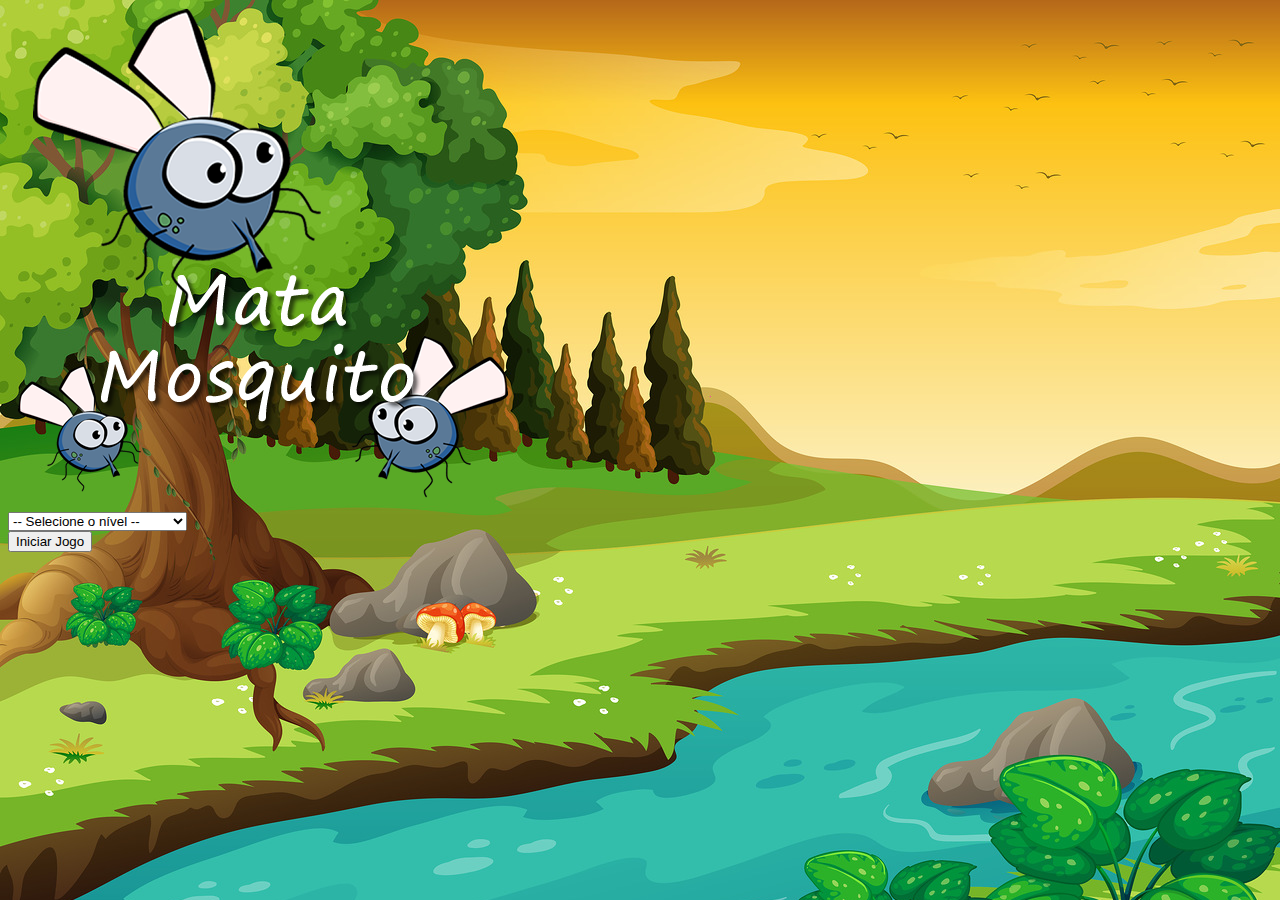
<file: index.html>
<!DOCTYPE html>
<html>
<head>
	<meta charset="utf-8">
	<meta name="viewport" content="width=device-width, initial-scale=1">
	<title>Mosquito killer game</title>

	<link href="https://cdn.jsdelivr.net/npm/bootstrap@5.2.0/dist/css/bootstrap.min.css" rel="stylesheet" integrity="sha384-gH2yIJqKdNHPEq0n4Mqa/HGKIhSkIHeL5AyhkYV8i59U5AR6csBvApHHNl/vI1Bx" crossorigin="anonymous">

	<link rel="stylesheet" href="estilo.css">

	<script>
		function iniciarJogo() {

			var nivel = document.getElementById('nivel').value

			if(nivel === ''){
				alert('Selecione um nível para iniciar o jogo')
				return false
			}

			window.location.href = "app2.html?" + nivel

		}
	</script>
</head>
<body>

	<div class="container">
		<div class="row">
			<div class="col">
				<div class="d-flex justify-content-center">
				<img src="imagens/game.png">
				</div>
			</div>
		</div>

		<div class="row">
			<div class="col">
				<div class="d-flex justify-content-center">
					<div class="mb-2">
					<select class="form-control" id="nivel">
						<option value="">-- Selecione o nível --</option>
						<option value="normal">-- Normal --</option>
						<option value="dificil">-- Difícil --</option>
						<option value="mulesta">-- Mulesta dos cachorro! --</option>
					</select>
					</div>
				</div>
			</div>
		</div>

		<div class="row">
			<div class="col">
				<div class="d-flex justify-content-center">
				<button type="button" class="btn btn-danger btn-lg" onclick="iniciarJogo()">Iniciar Jogo</button>
				</div>
			</div>
		</div>
	</div>

</body>
</html>
</file>
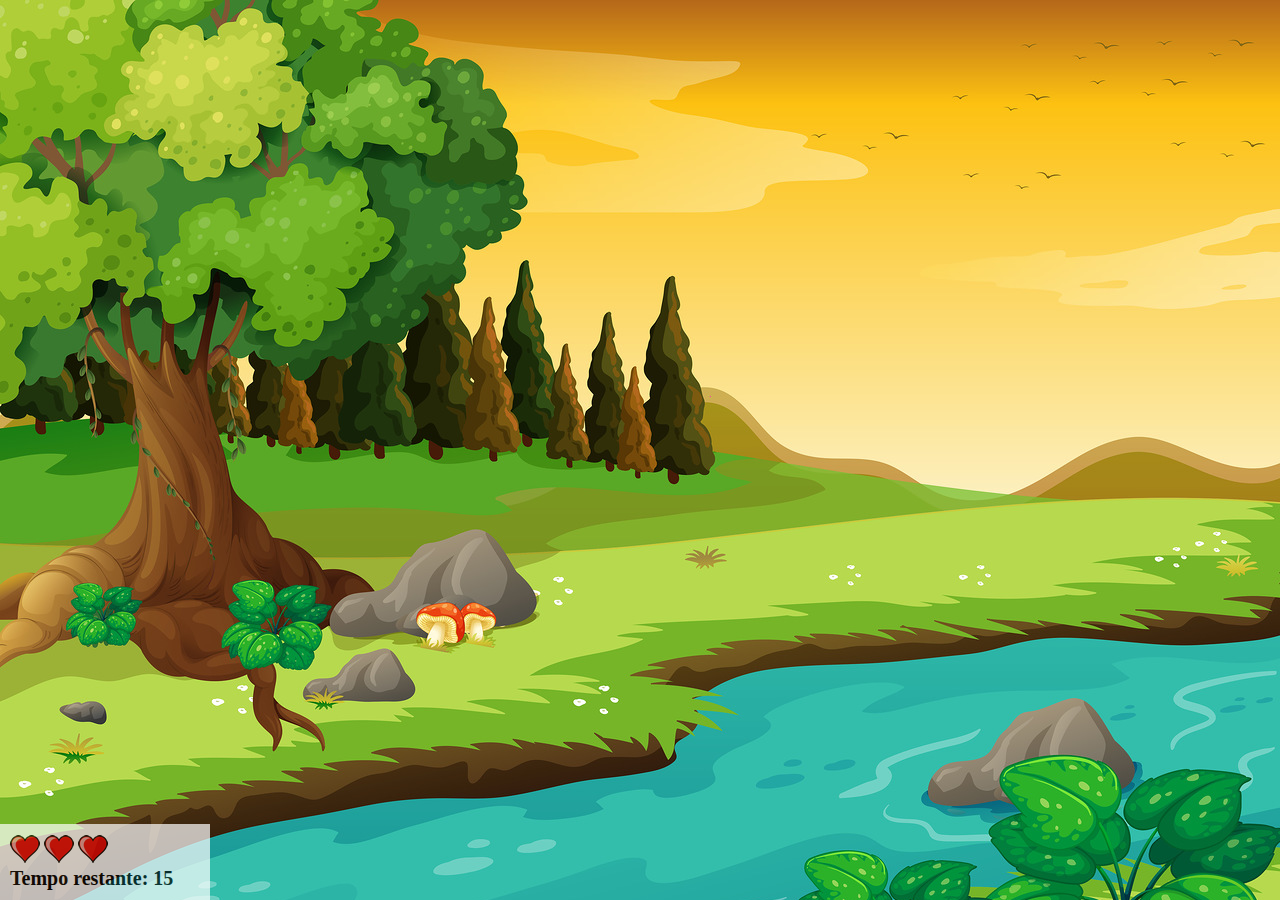
<file: app2.html>
<!DOCTYPE html>
<html>
	<head>
		<meta charset="utf-8">
		<meta name="viewport" content="width=device-width, initial-scale=1">
		<title>BOM - Timing</title>

		<link rel="stylesheet" href="estilo.css" />
		<script src="jogo.js"></script>

	</head>
	<body onresize="ajustaTamanhoPalcoJogo()">

		<div class="painel">
			<div class="vidas">
				<img id="v1" src="imagens/coracao_cheio.png">
				<img id="v2" src="imagens/coracao_cheio.png">
				<img id="v3" src="imagens/coracao_cheio.png">
			</div>

			<div class="cronometro">Tempo restante: <span id="cronometro"></span></div>
		</div>

		<script>

			document.getElementById('cronometro').innerHTML = tempo

			var criaMosquito = setInterval(function() {
				posicaoRandomica()
			}, criaMosquitoTempo)

		</script>

	</body>

	</html>
</file>
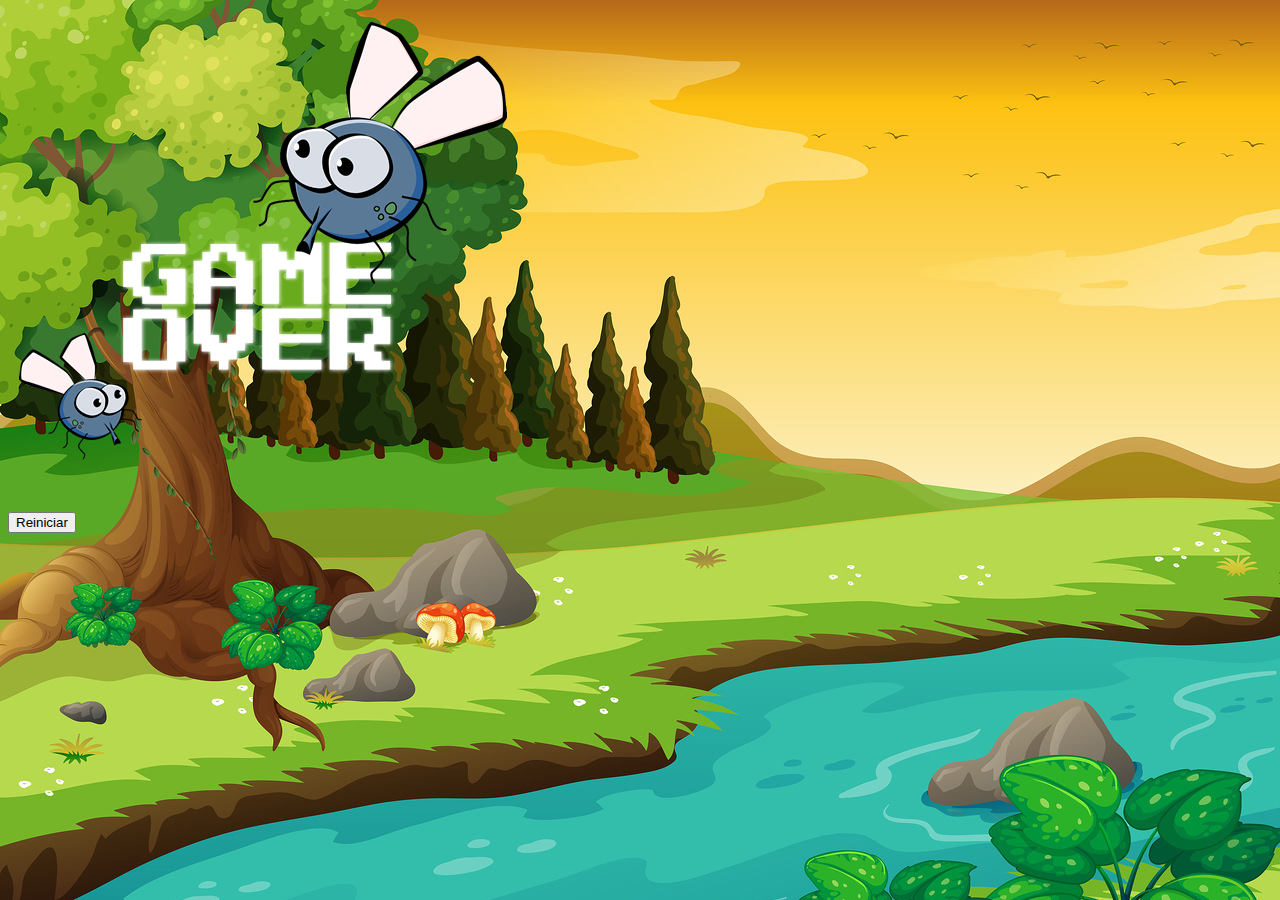
<file: fim_de_jogo.html>
<!DOCTYPE html>
<html>
<head>
	<meta charset="utf-8">
	<meta name="viewport" content="width=device-width, initial-scale=1">
	<title></title>

	<link href="https://cdn.jsdelivr.net/npm/bootstrap@5.2.0/dist/css/bootstrap.min.css" rel="stylesheet" integrity="sha384-gH2yIJqKdNHPEq0n4Mqa/HGKIhSkIHeL5AyhkYV8i59U5AR6csBvApHHNl/vI1Bx" crossorigin="anonymous">

	<link rel="stylesheet" href="estilo.css">
</head>
<body>

	<div class="container">
		<div class="row">
			<div class="col">
				<div class="d-flex justify-content-center">
				<img src="imagens/game_over.png">
				</div>
			</div>
		</div>

		<div class="row">
			<div class="col">
				<div class="d-flex justify-content-center">
					<button type="button" class="btn btn-dark btn-lg" onclick="window.location.href = 'index.html'">Reiniciar</button>
				</div>
			</div>
		</div>
	</div>

</body>
</html>
</file>
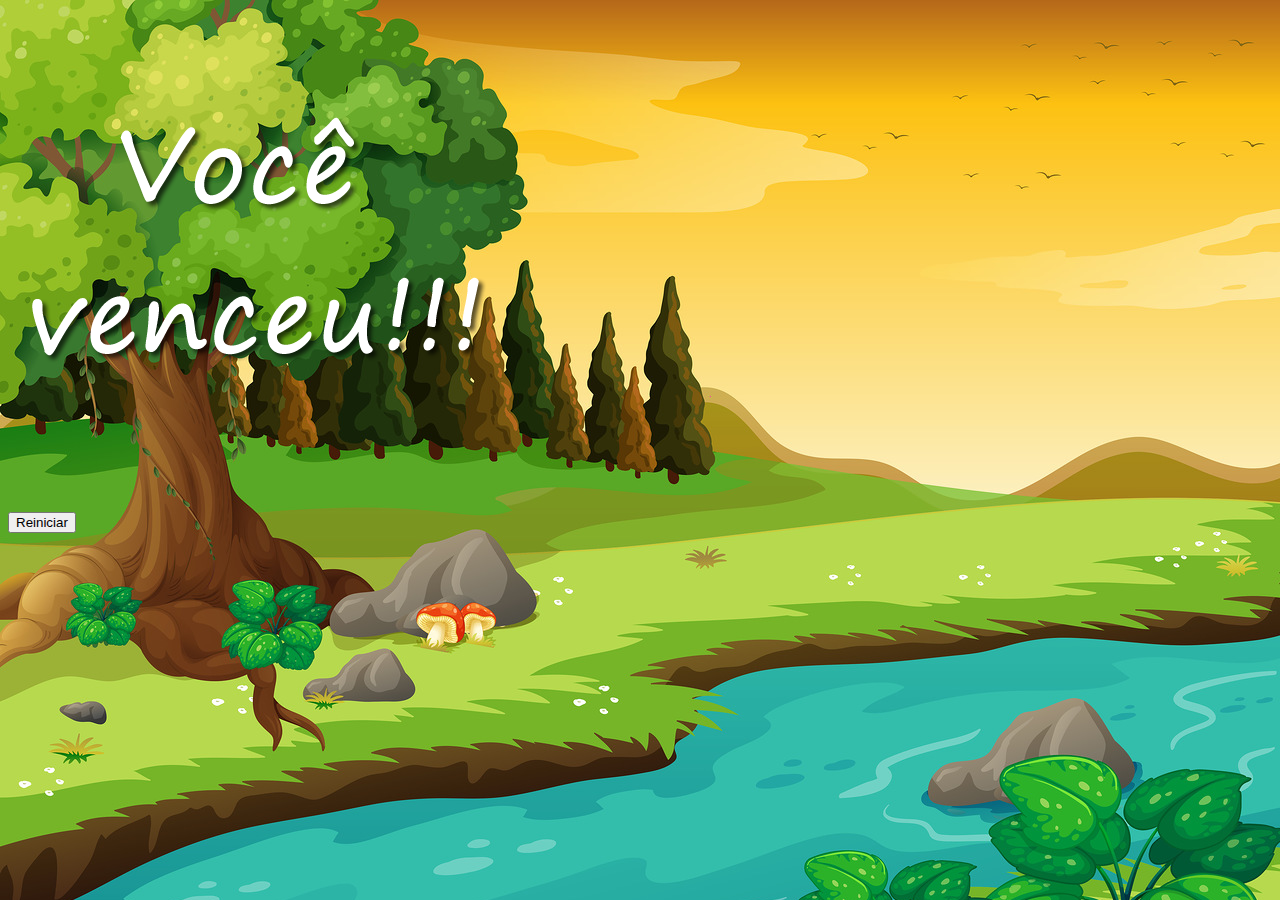
<file: vitoria.html>
<!DOCTYPE html>
<html>
<head>
	<meta charset="utf-8">
	<meta name="viewport" content="width=device-width, initial-scale=1">
	<title></title>

	<link href="https://cdn.jsdelivr.net/npm/bootstrap@5.2.0/dist/css/bootstrap.min.css" rel="stylesheet" integrity="sha384-gH2yIJqKdNHPEq0n4Mqa/HGKIhSkIHeL5AyhkYV8i59U5AR6csBvApHHNl/vI1Bx" crossorigin="anonymous">

	<link rel="stylesheet" href="estilo.css">
</head>
<body>

	<div class="container">
		<div class="row">
			<div class="col">
				<div class="d-flex justify-content-center">
				<img src="imagens/vitoria.png">
				</div>
			</div>
		</div>

		<div class="row">
			<div class="col">
				<div class="d-flex justify-content-center">
				<button type="button" class="btn btn-dark btn-lg" onclick="window.location.href = 'index.html'">Reiniciar</button>
				</div>
			</div>
		</div>
	</div>

</body>
</html>
</file>
<file: estilo.css>
html {
	cursor: url(imagens/mata_mosquito.png) 30 30, auto;
}

body {
	background-image: url(imagens/bg.jpg);
	background-repeat: no-repeat;
	background-size: 100%;
}

.mosquito1 {
	height: 50px;
	width:  50px;
}

.mosquito2 {
	height: 70px;
	width:  70px;
}

.mosquito3 {
	height: 90px;
	width:  90px;
}

.ladoA {
	transform: scaleX(1) ;
}

.ladoB {
	transform: scaleX(-1) ;
}

.painel {
	position: absolute;
	width: 190px;
	padding: 10px;
	left: 0px;
	bottom: 0px;
	border-top: solid 1px #fff;
	background-color: #fff;
	opacity: 0.7;
}

.vidas {
	float: left;
}

.cronometro {
	float: left;
	font-size: 20px;
	font-weight: bold;
}
</file>
